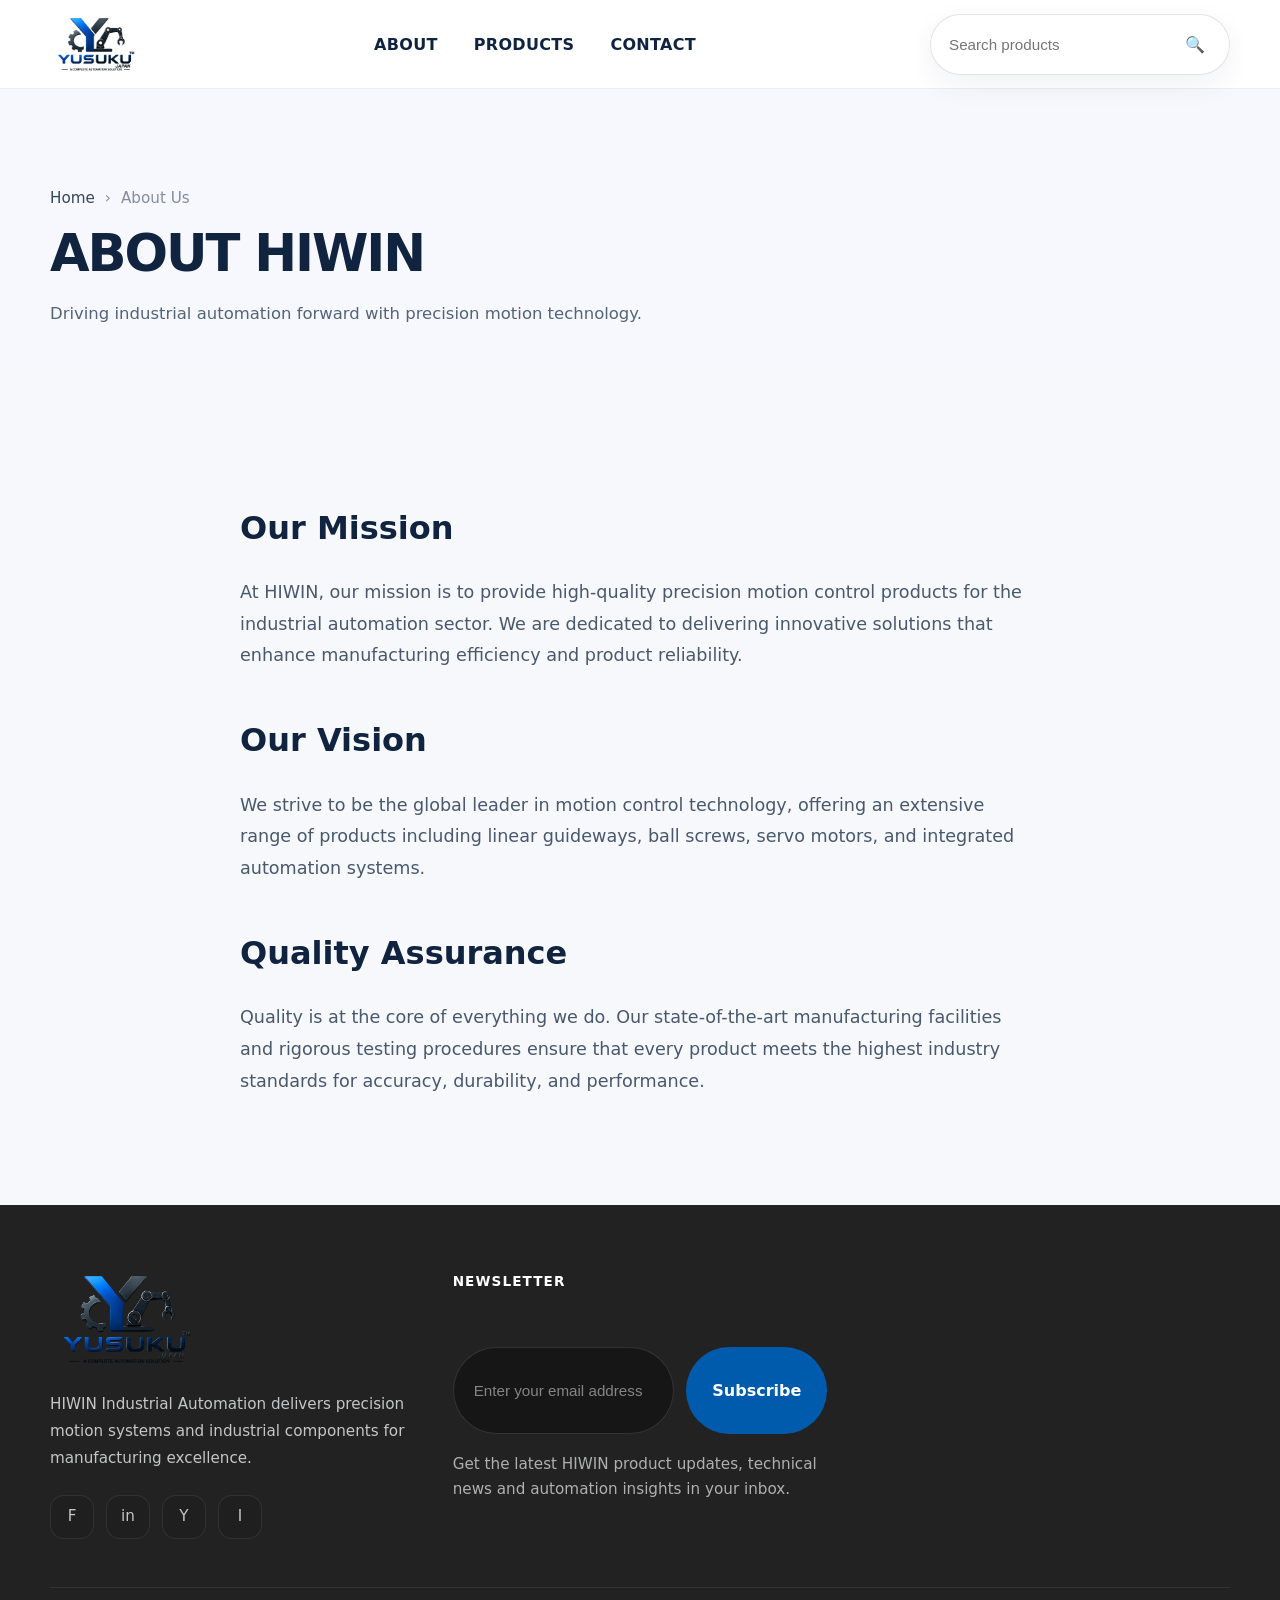
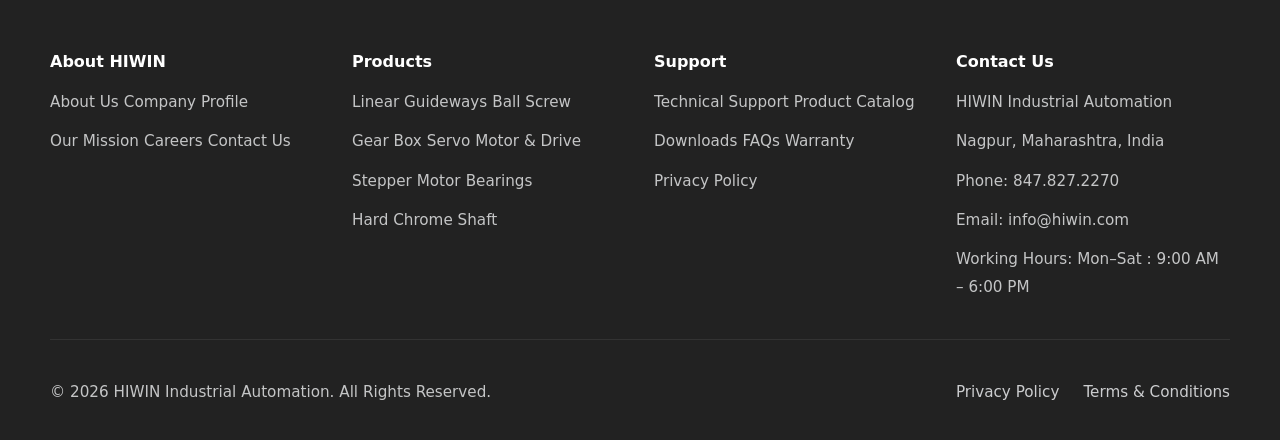
<file: about.html>
<!DOCTYPE html>
<html lang="en">
<head>
    <meta charset="UTF-8">
    <meta http-equiv="X-UA-Compatible" content="IE=edge">
    <meta name="viewport" content="width=device-width, initial-scale=1.0">
    <title>HIWIN | About Us</title>
    <link rel="stylesheet" href="assets/css/style.css">
    <link rel="stylesheet" href="assets/css/responsive.css">
    <link rel="stylesheet" href="assets/css/animation.css">
    <style>
        .about-content { max-width: 800px; margin: 0 auto; color: rgba(16, 35, 63, 0.75); line-height: 1.8; font-size: 1.1rem; }
        .about-content h2 { color: #10233f; font-size: 2rem; margin: 40px 0 20px; }
    </style>
</head>
<body>
    <button class="back-to-top" type="button" aria-label="Back to top">↑</button>

    <header class="site-header">
        <div class="container header-inner">
            <a href="index.html" class="brand logo-link">
                <img src="assets/images/logo/logo.png" alt="HIWIN Logo">
            </a>

            <nav class="main-nav" aria-label="Main navigation">
                <a href="index.html#technologies" aria-current="page">ABOUT</a>
                <a href="products.html">PRODUCTS</a>
                <a href="contact.html">CONTACT</a>
            </nav>

            <div class="search-panel">
                <input type="search" placeholder="Search products" aria-label="Search products">
                <button type="button" class="search-button" aria-label="Search">
                    <span class="search-icon">🔍</span>
                </button>
            </div>
        </div>
    </header>

    <main>
        <section class="section category-hero">
            <div class="container">
                <nav class="breadcrumb" aria-label="Breadcrumb">
                    <a href="index.html">Home</a>
                    <span>›</span>
                    <span aria-current="page">About Us</span>
                </nav>

                <div class="category-header">
                    <h1>ABOUT HIWIN</h1>
                    <p>Driving industrial automation forward with precision motion technology.</p>
                </div>
            </div>
        </section>

        <section class="section">
            <div class="container about-content">
                <h2>Our Mission</h2>
                <p>At HIWIN, our mission is to provide high-quality precision motion control products for the industrial automation sector. We are dedicated to delivering innovative solutions that enhance manufacturing efficiency and product reliability.</p>
                
                <h2>Our Vision</h2>
                <p>We strive to be the global leader in motion control technology, offering an extensive range of products including linear guideways, ball screws, servo motors, and integrated automation systems.</p>

                <h2>Quality Assurance</h2>
                <p>Quality is at the core of everything we do. Our state-of-the-art manufacturing facilities and rigorous testing procedures ensure that every product meets the highest industry standards for accuracy, durability, and performance.</p>
            </div>
        </section>
    </main>

    

    <script src="assets/js/script.js"></script>

    <!-- FOOTER -->
    <footer id="footer" class="site-footer">
        <div class="container footer-top">
            <div class="footer-brand">
                <div class="footer-logo">
                    <img src="assets/images/logo/logo.png" alt="HIWIN Logo">
                </div>
                <p>HIWIN Industrial Automation delivers precision motion systems and industrial components for manufacturing excellence.</p>
                <div class="footer-social">
                    <a href="#" aria-label="Facebook">F</a>
                    <a href="#" aria-label="LinkedIn">in</a>
                    <a href="#" aria-label="YouTube">Y</a>
                    <a href="#" aria-label="Instagram">I</a>
                </div>
            </div>
            
            <div class="footer-newsletter">
                <p class="newsletter-label">Newsletter</p>
                <form id="newsletter-form">
                    <input id="newsletter-email" type="email" placeholder="Enter your email address" aria-label="Email address">
                    <button type="submit">Subscribe</button>
                </form>
                <p class="newsletter-note">Get the latest HIWIN product updates, technical news and automation insights in your inbox.</p>
            </div>
        </div>
        <div class="container footer-grid">
            <div class="footer-column">
                <h3>About HIWIN</h3>
                <a href="about.html">About Us</a>
                <a href="#">Company Profile</a>
                <a href="#">Our Mission</a>
                <a href="#">Careers</a>
                <a href="contact.html">Contact Us</a>
            </div>
            <div class="footer-column">
                <h3>Products</h3>
                <a href="products.html">Linear Guideways</a>
                <a href="products.html">Ball Screw</a>
                <a href="products.html">Gear Box</a>
                <a href="products.html">Servo Motor &amp; Drive</a>
                <a href="products.html">Stepper Motor</a>
                <a href="products.html">Bearings</a>
                <a href="products.html">Hard Chrome Shaft</a>
            </div>
            <div class="footer-column">
                <h3>Support</h3>
                <a href="#">Technical Support</a>
                <a href="#">Product Catalog</a>
                <a href="#">Downloads</a>
                <a href="#">FAQs</a>
                <a href="#">Warranty</a>
                <a href="#">Privacy Policy</a>
            </div>
            <div class="footer-column">
                <h3>Contact Us</h3>
                <p>HIWIN Industrial Automation</p>
                <p>Nagpur, Maharashtra, India</p>
                <p>Phone: 847.827.2270</p>
                <p>Email: info@hiwin.com</p>
                <p>Working Hours: Mon&ndash;Sat : 9:00 AM &ndash; 6:00 PM</p>
            </div>
        </div>
        <div class="container footer-bottom">
            <p>&copy; 2026 HIWIN Industrial Automation. All Rights Reserved.</p>
            <div class="footer-bottom-links">
                <a href="#">Privacy Policy</a>
                <a href="#">Terms &amp; Conditions</a>
            </div>
        </div>
    </footer>
</body>
</html>
</file>
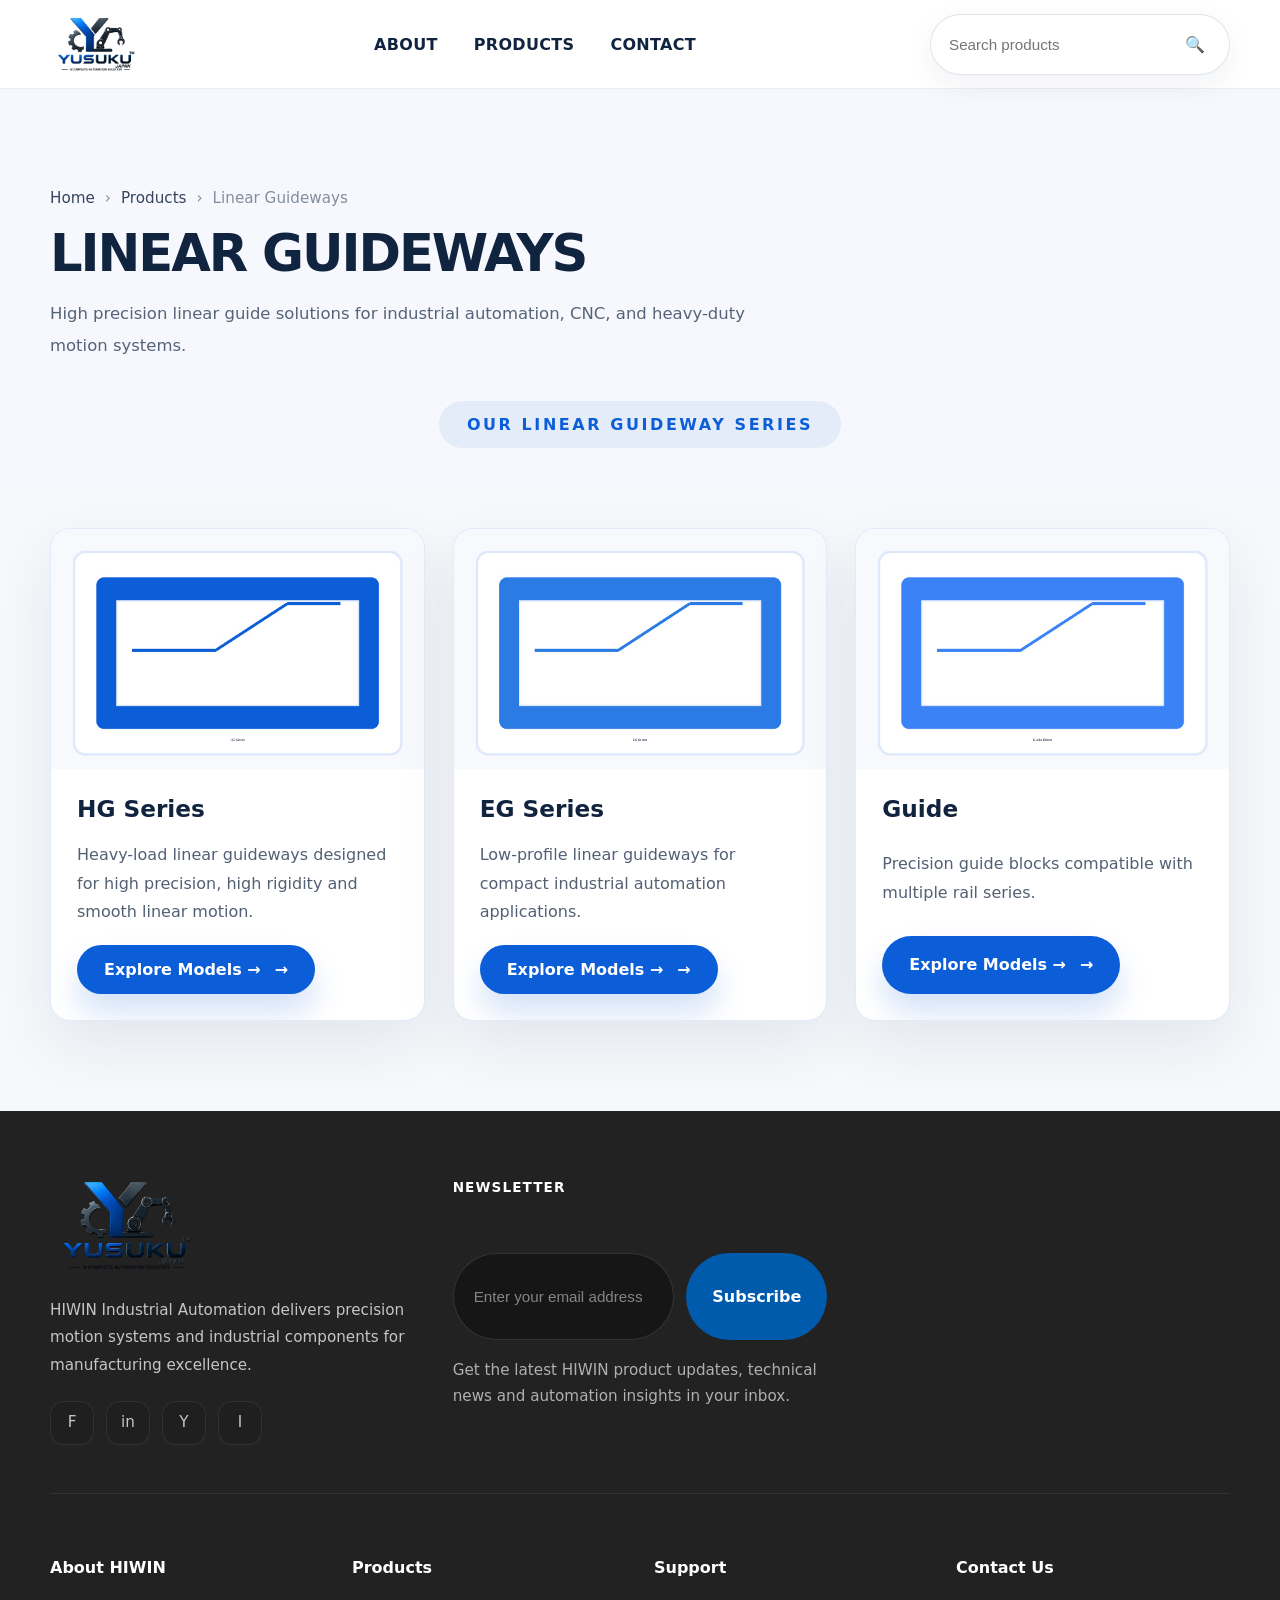
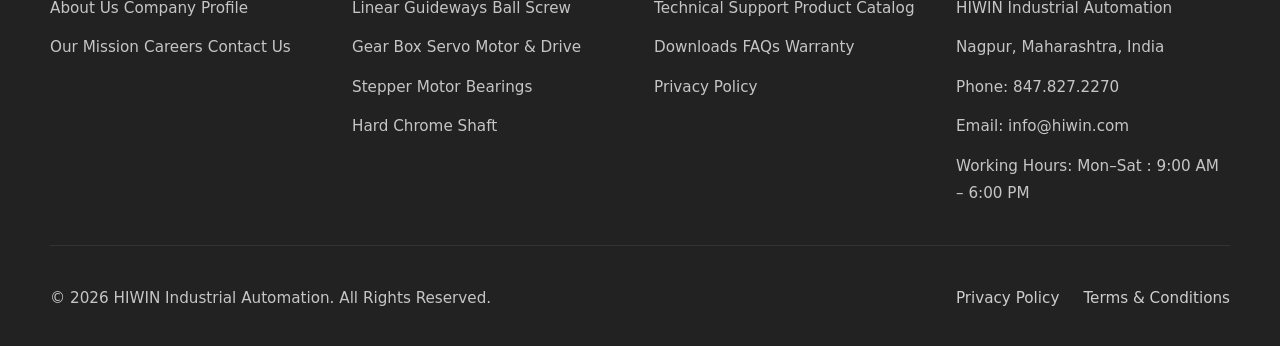
<file: category.html>
<!DOCTYPE html>
<html lang="en">
<head>
    <meta charset="UTF-8">
    <meta http-equiv="X-UA-Compatible" content="IE=edge">
    <meta name="viewport" content="width=device-width, initial-scale=1.0">
    <title>HIWIN | Linear Guideways</title>
    <meta name="description" content="Explore HIWIN's premium linear guideway solutions including HG Series, EG Series and Guide Blocks for precision motion control and industrial automation.">
    <link rel="stylesheet" href="assets/css/style.css">
    <link rel="stylesheet" href="assets/css/responsive.css">
    <link rel="stylesheet" href="assets/css/animation.css">
</head>
<body>
    <button class="back-to-top" type="button" aria-label="Back to top">↑</button>

    <header class="site-header">
        <div class="container header-inner">
            <a href="index.html" class="brand logo-link">
                <img src="assets/images/logo/logo.png" alt="HIWIN Logo">
            </a>

            <nav class="main-nav" aria-label="Main navigation">
                <a href="index.html#technologies">ABOUT</a>
                <a href="products.html">PRODUCTS</a>
                <a href="contact.html">CONTACT</a>
            </nav>

            <div class="search-panel">
                <input type="search" placeholder="Search products" aria-label="Search products">
                <button type="button" class="search-button" aria-label="Search">
                    <span class="search-icon">🔍</span>
                </button>
            </div>
        </div>
    </header>

    <main>
        <section class="section category-hero">
            <div class="container">
                <nav class="breadcrumb" aria-label="Breadcrumb">
                    <a href="index.html">Home</a>
                    <span>›</span>
                    <a href="products.html">Products</a>
                    <span>›</span>
                    <span id="breadcrumb-cat" aria-current="page">Linear Guideways</span>
                </nav>

                <div class="category-header">
                    <h1 id="category-title">LINEAR GUIDEWAYS</h1>
                    <p id="category-desc">Explore our premium linear guideway solutions for precision motion control and industrial automation.</p>
                </div>

                <div class="section-title-wrap">
                    <h2 class="section-title">OUR LINEAR GUIDEWAY SERIES</h2>
                </div>
            </div>
        </section>

        <section class="section category-products">
            <div class="container">
                <div class="category-grid" id="series-container">
                    <!-- Series will be loaded here dynamically by catalog.js -->
                </div>
            </div>
        </section>
    </main>

    

    <script src="assets/js/data.js"></script>
    <script src="assets/js/catalog.js"></script>
    <script src="assets/js/script.js"></script>

    <!-- FOOTER -->
    <footer id="footer" class="site-footer">
        <div class="container footer-top">
            <div class="footer-brand">
                <div class="footer-logo">
                    <img src="assets/images/logo/logo.png" alt="HIWIN Logo">
                </div>
                <p>HIWIN Industrial Automation delivers precision motion systems and industrial components for manufacturing excellence.</p>
                <div class="footer-social">
                    <a href="#" aria-label="Facebook">F</a>
                    <a href="#" aria-label="LinkedIn">in</a>
                    <a href="#" aria-label="YouTube">Y</a>
                    <a href="#" aria-label="Instagram">I</a>
                </div>
            </div>
            
            <div class="footer-newsletter">
                <p class="newsletter-label">Newsletter</p>
                <form id="newsletter-form">
                    <input id="newsletter-email" type="email" placeholder="Enter your email address" aria-label="Email address">
                    <button type="submit">Subscribe</button>
                </form>
                <p class="newsletter-note">Get the latest HIWIN product updates, technical news and automation insights in your inbox.</p>
            </div>
        </div>
        <div class="container footer-grid">
            <div class="footer-column">
                <h3>About HIWIN</h3>
                <a href="about.html">About Us</a>
                <a href="#">Company Profile</a>
                <a href="#">Our Mission</a>
                <a href="#">Careers</a>
                <a href="contact.html">Contact Us</a>
            </div>
            <div class="footer-column">
                <h3>Products</h3>
                <a href="products.html">Linear Guideways</a>
                <a href="products.html">Ball Screw</a>
                <a href="products.html">Gear Box</a>
                <a href="products.html">Servo Motor &amp; Drive</a>
                <a href="products.html">Stepper Motor</a>
                <a href="products.html">Bearings</a>
                <a href="products.html">Hard Chrome Shaft</a>
            </div>
            <div class="footer-column">
                <h3>Support</h3>
                <a href="#">Technical Support</a>
                <a href="#">Product Catalog</a>
                <a href="#">Downloads</a>
                <a href="#">FAQs</a>
                <a href="#">Warranty</a>
                <a href="#">Privacy Policy</a>
            </div>
            <div class="footer-column">
                <h3>Contact Us</h3>
                <p>HIWIN Industrial Automation</p>
                <p>Nagpur, Maharashtra, India</p>
                <p>Phone: 847.827.2270</p>
                <p>Email: info@hiwin.com</p>
                <p>Working Hours: Mon&ndash;Sat : 9:00 AM &ndash; 6:00 PM</p>
            </div>
        </div>
        <div class="container footer-bottom">
            <p>&copy; 2026 HIWIN Industrial Automation. All Rights Reserved.</p>
            <div class="footer-bottom-links">
                <a href="#">Privacy Policy</a>
                <a href="#">Terms &amp; Conditions</a>
            </div>
        </div>
    </footer>
</body>
</html>
</file>
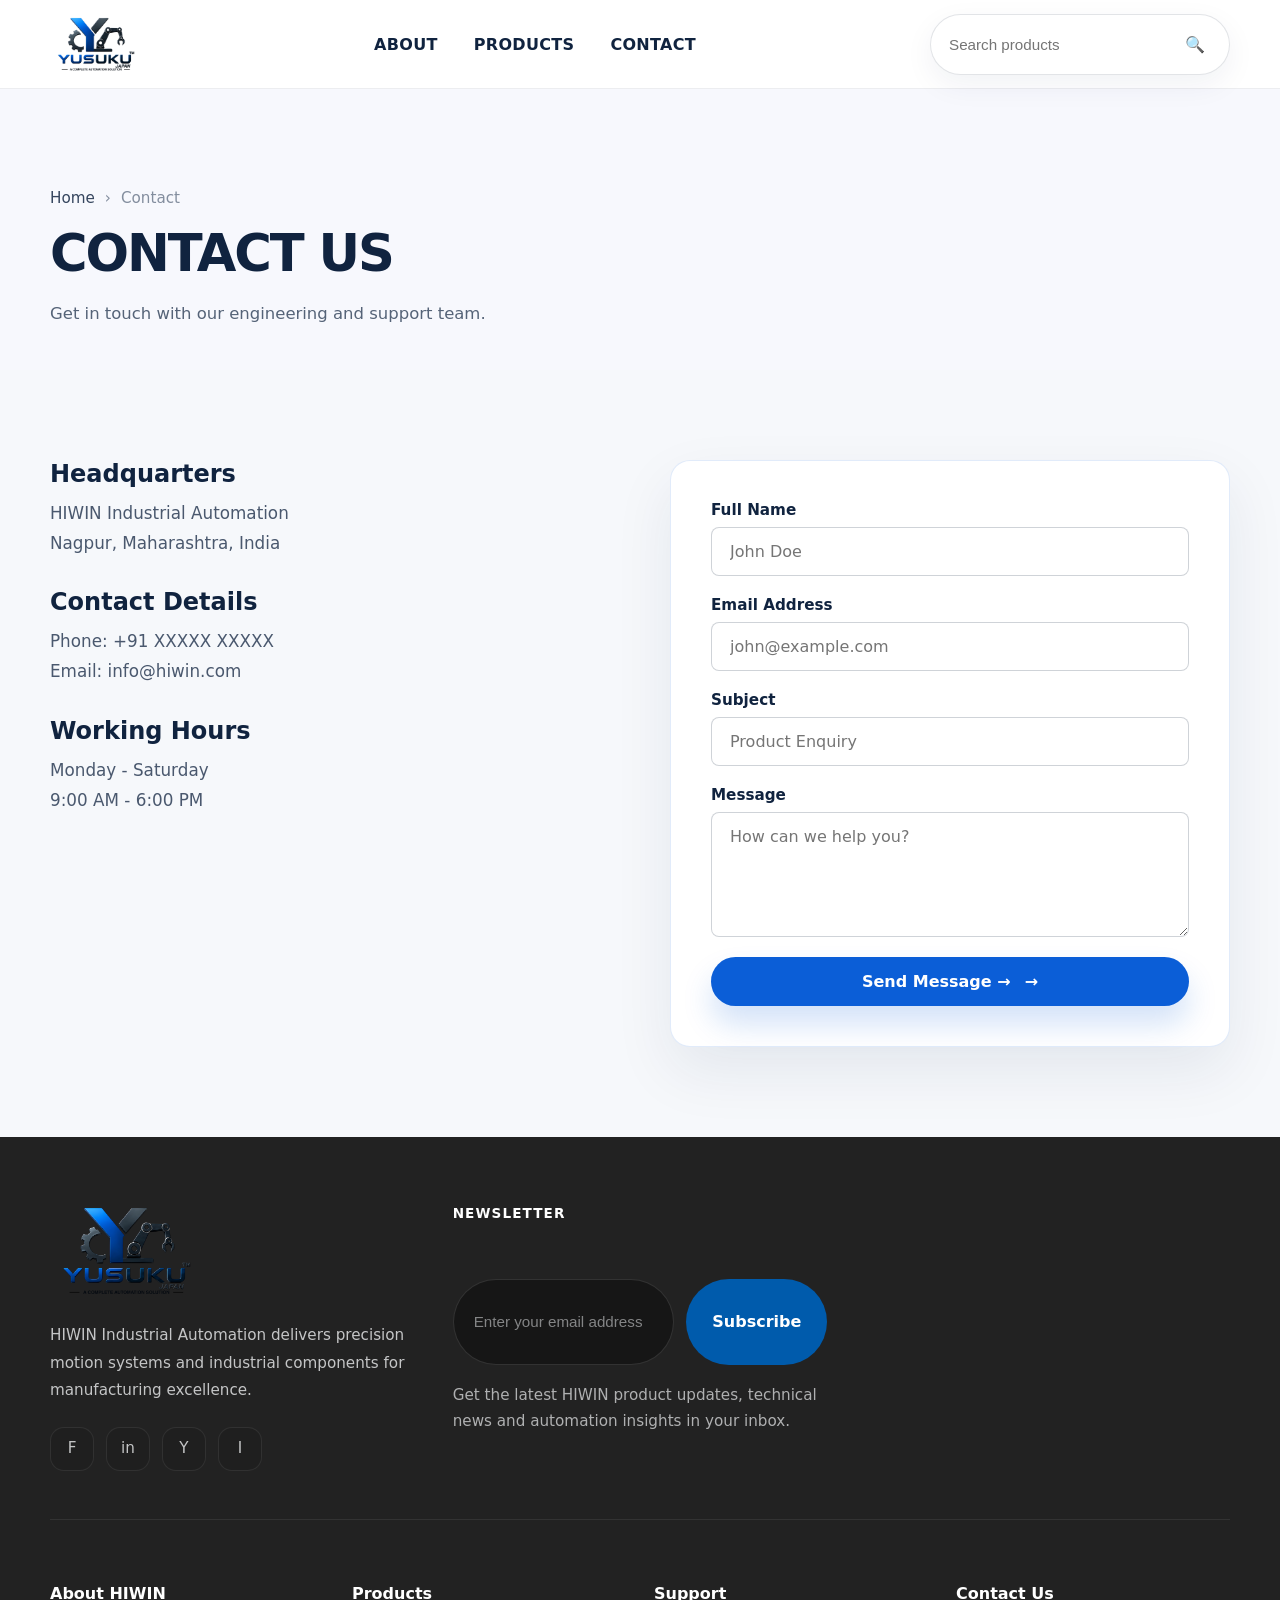
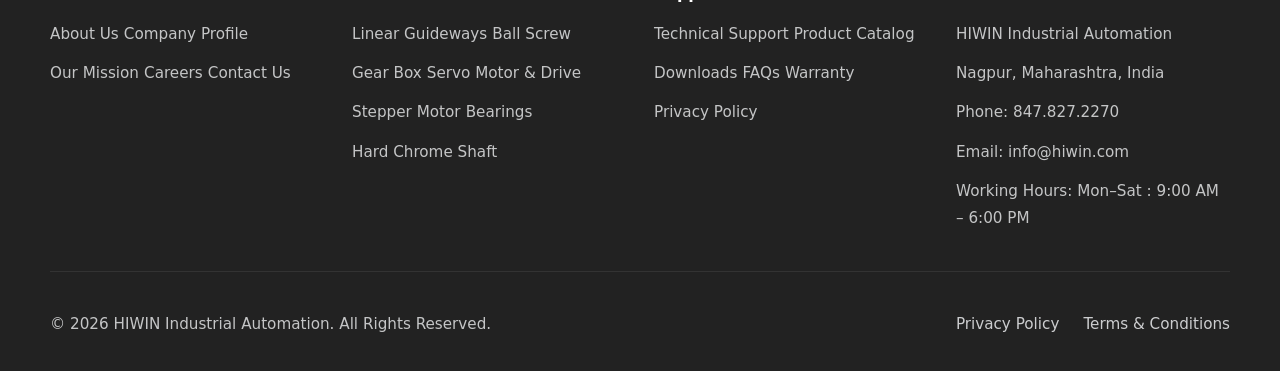
<file: contact.html>
<!DOCTYPE html>
<html lang="en">
<head>
    <meta charset="UTF-8">
    <meta http-equiv="X-UA-Compatible" content="IE=edge">
    <meta name="viewport" content="width=device-width, initial-scale=1.0">
    <title>HIWIN | Contact Us</title>
    <link rel="stylesheet" href="assets/css/style.css">
    <link rel="stylesheet" href="assets/css/responsive.css">
    <link rel="stylesheet" href="assets/css/animation.css">
    <style>
        .contact-grid { display: grid; grid-template-columns: 1fr 1fr; gap: 60px; }
        .contact-info { display: flex; flex-direction: column; gap: 30px; }
        .contact-info h3 { font-size: 1.5rem; color: #10233f; margin: 0 0 10px; }
        .contact-info p { color: rgba(16, 35, 63, 0.75); line-height: 1.8; margin: 0; font-size: 1.05rem; }
        .contact-form { display: grid; gap: 20px; background: #ffffff; padding: 40px; border-radius: 20px; box-shadow: 0 24px 60px rgba(15, 40, 80, 0.08); border: 1px solid rgba(11, 94, 215, 0.12); }
        .form-group { display: flex; flex-direction: column; gap: 8px; }
        .form-group label { font-weight: 600; color: #10233f; font-size: 0.95rem; }
        .form-group input, .form-group textarea { width: 100%; padding: 14px 18px; border-radius: 8px; border: 1px solid rgba(16, 35, 63, 0.2); font-family: inherit; font-size: 1rem; outline: none; transition: border-color 0.3s; }
        .form-group input:focus, .form-group textarea:focus { border-color: var(--accent); }
        @media (max-width: 820px) { .contact-grid { grid-template-columns: 1fr; } }
    </style>
</head>
<body>
    <button class="back-to-top" type="button" aria-label="Back to top">↑</button>

    <header class="site-header">
        <div class="container header-inner">
            <a href="index.html" class="brand logo-link">
                <img src="assets/images/logo/logo.png" alt="HIWIN Logo">
            </a>

            <nav class="main-nav" aria-label="Main navigation">
                <a href="index.html#technologies">ABOUT</a>
                <a href="products.html">PRODUCTS</a>
                <a href="contact.html" aria-current="page">CONTACT</a>
            </nav>

            <div class="search-panel">
                <input type="search" placeholder="Search products" aria-label="Search products">
                <button type="button" class="search-button" aria-label="Search">
                    <span class="search-icon">🔍</span>
                </button>
            </div>
        </div>
    </header>

    <main>
        <section class="section category-hero">
            <div class="container">
                <nav class="breadcrumb" aria-label="Breadcrumb">
                    <a href="index.html">Home</a>
                    <span>›</span>
                    <span aria-current="page">Contact</span>
                </nav>

                <div class="category-header">
                    <h1>CONTACT US</h1>
                    <p>Get in touch with our engineering and support team.</p>
                </div>
            </div>
        </section>

        <section class="section">
            <div class="container contact-grid">
                <div class="contact-info">
                    <div>
                        <h3>Headquarters</h3>
                        <p>HIWIN Industrial Automation<br>Nagpur, Maharashtra, India</p>
                    </div>
                    <div>
                        <h3>Contact Details</h3>
                        <p>Phone: +91 XXXXX XXXXX<br>Email: info@hiwin.com</p>
                    </div>
                    <div>
                        <h3>Working Hours</h3>
                        <p>Monday - Saturday<br>9:00 AM - 6:00 PM</p>
                    </div>
                </div>

                <form class="contact-form" onsubmit="event.preventDefault(); alert('Message Sent Successfully!');">
                    <div class="form-group">
                        <label for="name">Full Name</label>
                        <input type="text" id="name" required placeholder="John Doe">
                    </div>
                    <div class="form-group">
                        <label for="email">Email Address</label>
                        <input type="email" id="email" required placeholder="john@example.com">
                    </div>
                    <div class="form-group">
                        <label for="subject">Subject</label>
                        <input type="text" id="subject" required placeholder="Product Enquiry">
                    </div>
                    <div class="form-group">
                        <label for="message">Message</label>
                        <textarea id="message" rows="5" required placeholder="How can we help you?"></textarea>
                    </div>
                    <button type="submit" class="button button-primary">Send Message →</button>
                </form>
            </div>
        </section>
    </main>

    

    <script src="assets/js/script.js"></script>

    <!-- FOOTER -->
    <footer id="footer" class="site-footer">
        <div class="container footer-top">
            <div class="footer-brand">
                <div class="footer-logo">
                    <img src="assets/images/logo/logo.png" alt="HIWIN Logo">
                </div>
                <p>HIWIN Industrial Automation delivers precision motion systems and industrial components for manufacturing excellence.</p>
                <div class="footer-social">
                    <a href="#" aria-label="Facebook">F</a>
                    <a href="#" aria-label="LinkedIn">in</a>
                    <a href="#" aria-label="YouTube">Y</a>
                    <a href="#" aria-label="Instagram">I</a>
                </div>
            </div>
            
            <div class="footer-newsletter">
                <p class="newsletter-label">Newsletter</p>
                <form id="newsletter-form">
                    <input id="newsletter-email" type="email" placeholder="Enter your email address" aria-label="Email address">
                    <button type="submit">Subscribe</button>
                </form>
                <p class="newsletter-note">Get the latest HIWIN product updates, technical news and automation insights in your inbox.</p>
            </div>
        </div>
        <div class="container footer-grid">
            <div class="footer-column">
                <h3>About HIWIN</h3>
                <a href="about.html">About Us</a>
                <a href="#">Company Profile</a>
                <a href="#">Our Mission</a>
                <a href="#">Careers</a>
                <a href="contact.html">Contact Us</a>
            </div>
            <div class="footer-column">
                <h3>Products</h3>
                <a href="products.html">Linear Guideways</a>
                <a href="products.html">Ball Screw</a>
                <a href="products.html">Gear Box</a>
                <a href="products.html">Servo Motor &amp; Drive</a>
                <a href="products.html">Stepper Motor</a>
                <a href="products.html">Bearings</a>
                <a href="products.html">Hard Chrome Shaft</a>
            </div>
            <div class="footer-column">
                <h3>Support</h3>
                <a href="#">Technical Support</a>
                <a href="#">Product Catalog</a>
                <a href="#">Downloads</a>
                <a href="#">FAQs</a>
                <a href="#">Warranty</a>
                <a href="#">Privacy Policy</a>
            </div>
            <div class="footer-column">
                <h3>Contact Us</h3>
                <p>HIWIN Industrial Automation</p>
                <p>Nagpur, Maharashtra, India</p>
                <p>Phone: 847.827.2270</p>
                <p>Email: info@hiwin.com</p>
                <p>Working Hours: Mon&ndash;Sat : 9:00 AM &ndash; 6:00 PM</p>
            </div>
        </div>
        <div class="container footer-bottom">
            <p>&copy; 2026 HIWIN Industrial Automation. All Rights Reserved.</p>
            <div class="footer-bottom-links">
                <a href="#">Privacy Policy</a>
                <a href="#">Terms &amp; Conditions</a>
            </div>
        </div>
    </footer>
</body>
</html>
</file>
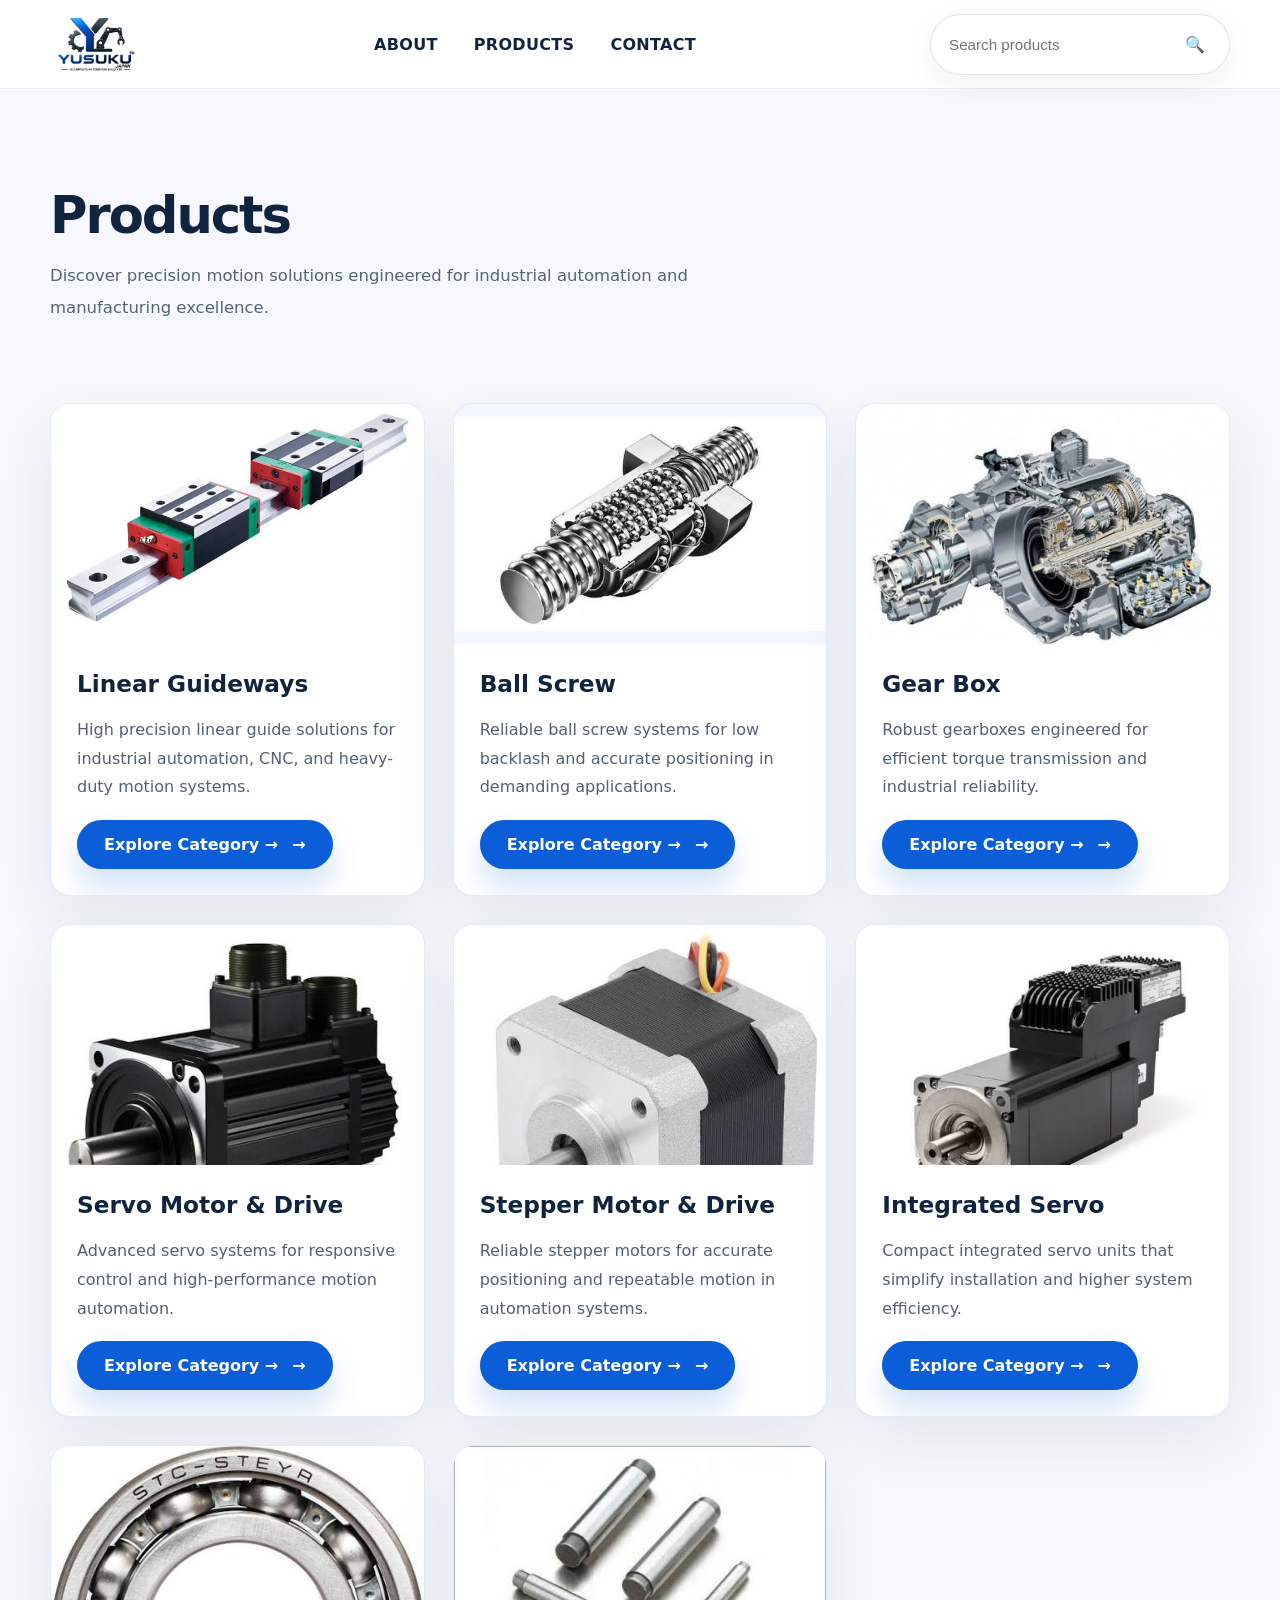
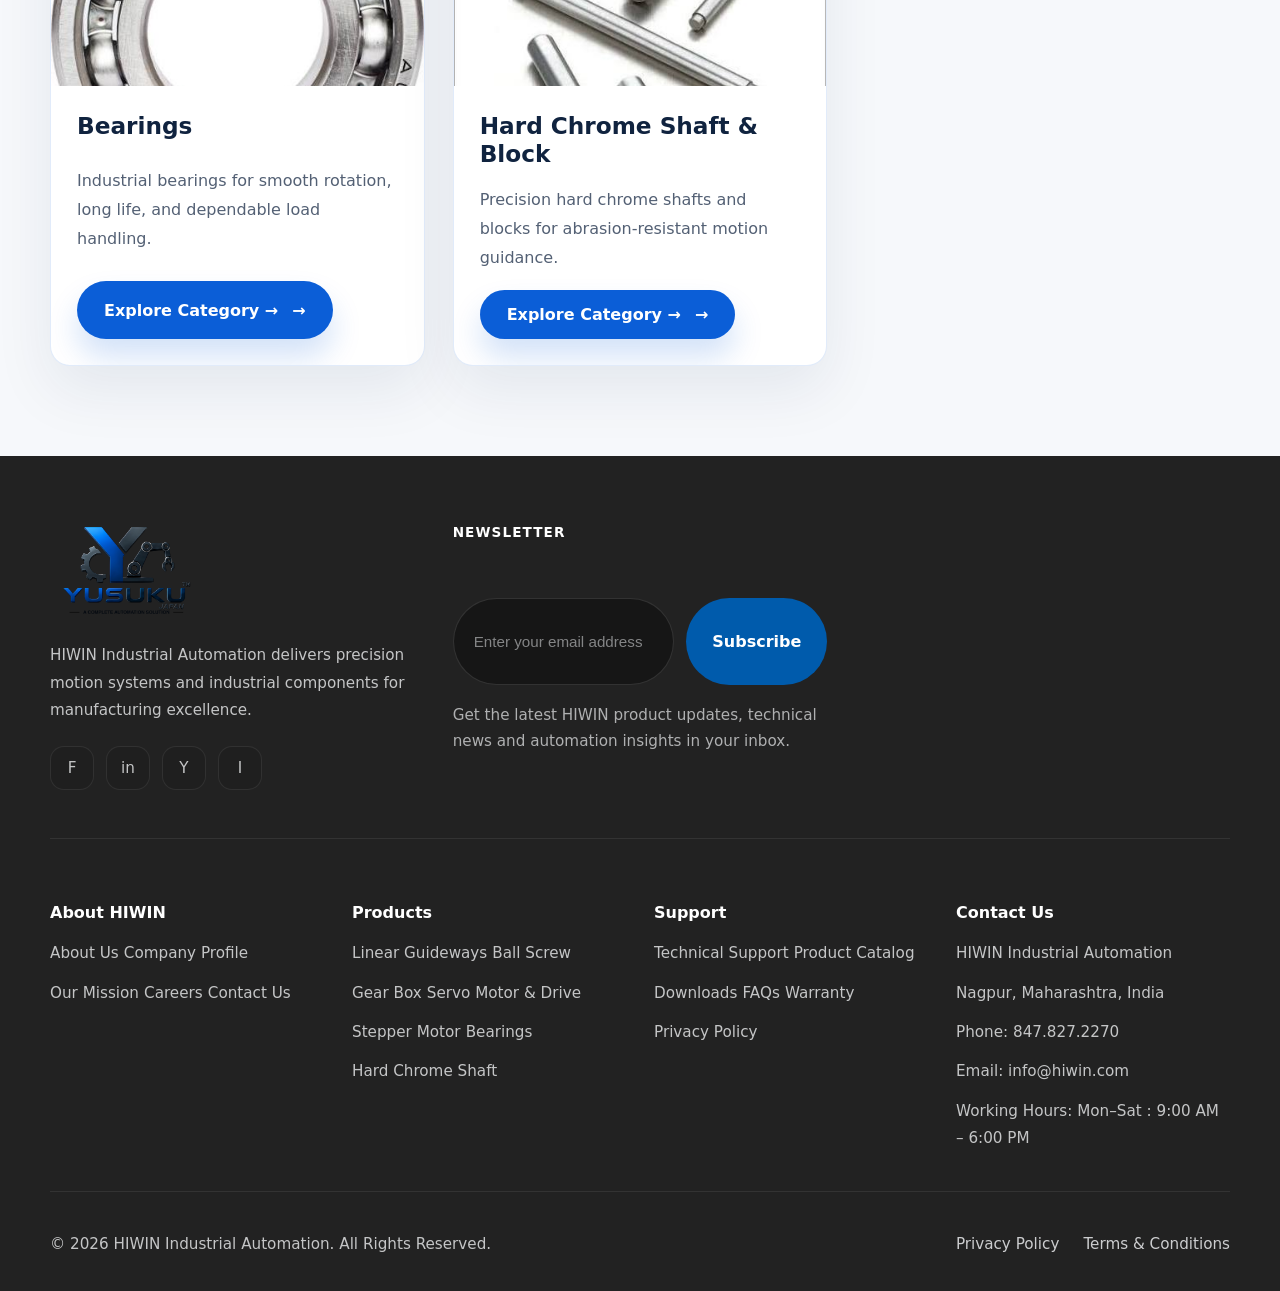
<file: products.html>
<!DOCTYPE html>
<html lang="en">
<head>
    <meta charset="UTF-8">
    <meta http-equiv="X-UA-Compatible" content="IE=edge">
    <meta name="viewport" content="width=device-width, initial-scale=1.0">
    <title>HIWIN | Products</title>
    <link rel="stylesheet" href="assets/css/style.css">
    <link rel="stylesheet" href="assets/css/responsive.css">
    <link rel="stylesheet" href="assets/css/animation.css">
</head>
<body>
    <button class="back-to-top" type="button" aria-label="Back to top">↑</button>

    <header class="site-header">
        <div class="container header-inner">
            <a href="index.html" class="brand logo-link">
                <img src="assets/images/logo/logo.png" alt="HIWIN Logo">
            </a>

            <nav class="main-nav" aria-label="Main navigation">
                <a href="index.html#technologies">ABOUT</a>
                <a href="products.html">PRODUCTS</a>
                <a href="contact.html">CONTACT</a>
            </nav>

            <div class="search-panel">
                <input type="search" placeholder="Search products" aria-label="Search products">
                <button type="button" class="search-button" aria-label="Search">
                    <span class="search-icon">🔍</span>
                </button>
            </div>
        </div>
    </header>

    <main>
        <section class="section category-hero">
            <div class="container">
                <div class="category-header">
                    <h1>Products</h1>
                    <p>Discover precision motion solutions engineered for industrial automation and manufacturing excellence.</p>
                </div>
            </div>
        </section>

        <section class="section category-products">
            <div class="container">
                <div class="category-grid" id="categories-container">
                    <!-- Categories will be loaded here dynamically by catalog.js -->
                </div>
            </div>
        </section>
    </main>

    

    <script src="assets/js/data.js"></script>
    <script src="assets/js/catalog.js"></script>
    <script src="assets/js/script.js"></script>

    <!-- FOOTER -->
    <footer id="footer" class="site-footer">
        <div class="container footer-top">
            <div class="footer-brand">
                <div class="footer-logo">
                    <img src="assets/images/logo/logo.png" alt="HIWIN Logo">
                </div>
                <p>HIWIN Industrial Automation delivers precision motion systems and industrial components for manufacturing excellence.</p>
                <div class="footer-social">
                    <a href="#" aria-label="Facebook">F</a>
                    <a href="#" aria-label="LinkedIn">in</a>
                    <a href="#" aria-label="YouTube">Y</a>
                    <a href="#" aria-label="Instagram">I</a>
                </div>
            </div>
            
            <div class="footer-newsletter">
                <p class="newsletter-label">Newsletter</p>
                <form id="newsletter-form">
                    <input id="newsletter-email" type="email" placeholder="Enter your email address" aria-label="Email address">
                    <button type="submit">Subscribe</button>
                </form>
                <p class="newsletter-note">Get the latest HIWIN product updates, technical news and automation insights in your inbox.</p>
            </div>
        </div>
        <div class="container footer-grid">
            <div class="footer-column">
                <h3>About HIWIN</h3>
                <a href="about.html">About Us</a>
                <a href="#">Company Profile</a>
                <a href="#">Our Mission</a>
                <a href="#">Careers</a>
                <a href="contact.html">Contact Us</a>
            </div>
            <div class="footer-column">
                <h3>Products</h3>
                <a href="products.html">Linear Guideways</a>
                <a href="products.html">Ball Screw</a>
                <a href="products.html">Gear Box</a>
                <a href="products.html">Servo Motor &amp; Drive</a>
                <a href="products.html">Stepper Motor</a>
                <a href="products.html">Bearings</a>
                <a href="products.html">Hard Chrome Shaft</a>
            </div>
            <div class="footer-column">
                <h3>Support</h3>
                <a href="#">Technical Support</a>
                <a href="#">Product Catalog</a>
                <a href="#">Downloads</a>
                <a href="#">FAQs</a>
                <a href="#">Warranty</a>
                <a href="#">Privacy Policy</a>
            </div>
            <div class="footer-column">
                <h3>Contact Us</h3>
                <p>HIWIN Industrial Automation</p>
                <p>Nagpur, Maharashtra, India</p>
                <p>Phone: 847.827.2270</p>
                <p>Email: info@hiwin.com</p>
                <p>Working Hours: Mon&ndash;Sat : 9:00 AM &ndash; 6:00 PM</p>
            </div>
        </div>
        <div class="container footer-bottom">
            <p>&copy; 2026 HIWIN Industrial Automation. All Rights Reserved.</p>
            <div class="footer-bottom-links">
                <a href="#">Privacy Policy</a>
                <a href="#">Terms &amp; Conditions</a>
            </div>
        </div>
    </footer>
</body>
</html>
</file>
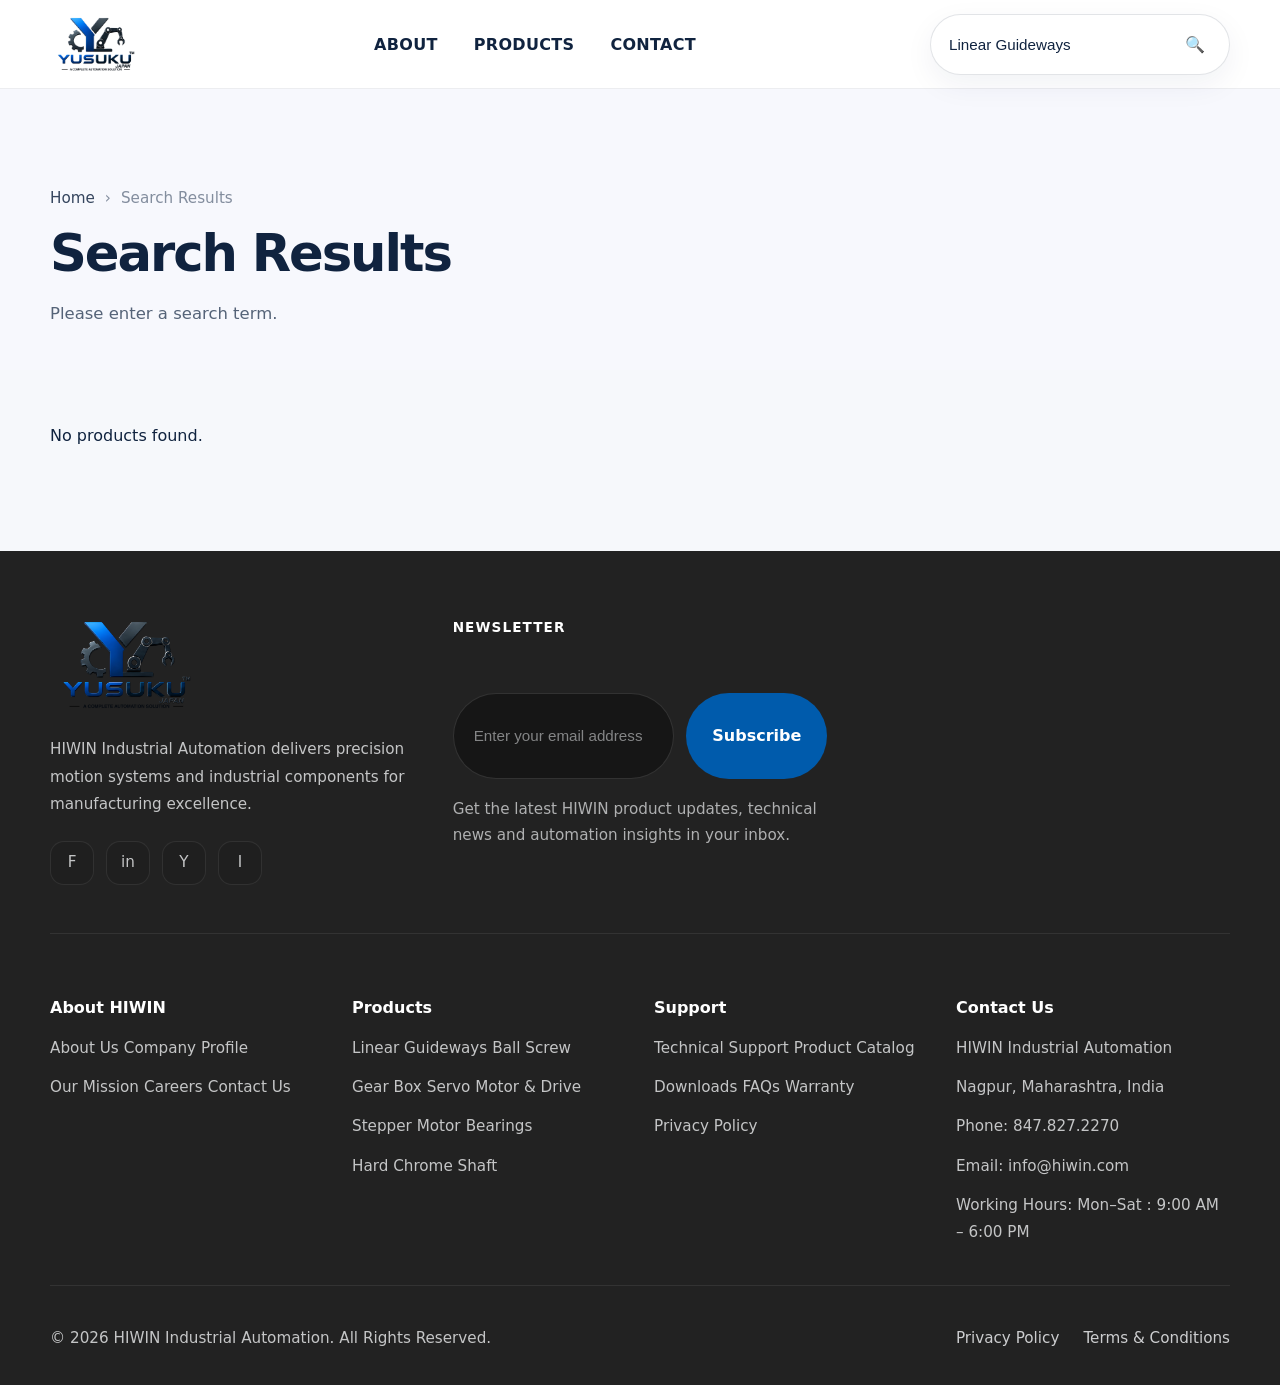
<file: search.html>
<!DOCTYPE html>
<html lang="en">
<head>
    <meta charset="UTF-8">
    <meta http-equiv="X-UA-Compatible" content="IE=edge">
    <meta name="viewport" content="width=device-width, initial-scale=1.0">
    <title>HIWIN | Search</title>
    <link rel="stylesheet" href="assets/css/style.css">
    <link rel="stylesheet" href="assets/css/responsive.css">
    <link rel="stylesheet" href="assets/css/animation.css">
</head>
<body>
    <button class="back-to-top" type="button" aria-label="Back to top">↑</button>

    <header class="site-header">
        <div class="container header-inner">
            <a href="index.html" class="brand logo-link">
                <img src="assets/images/logo/logo.png" alt="HIWIN Logo">
            </a>

            <nav class="main-nav" aria-label="Main navigation">
                <a href="index.html#technologies">ABOUT</a>
                <a href="products.html">PRODUCTS</a>
                <a href="contact.html">CONTACT</a>
            </nav>

            <div class="search-panel">
                <input type="search" placeholder="Search products" aria-label="Search products" value="Linear Guideways">
                <button type="button" class="search-button" aria-label="Search">
                    <span class="search-icon">🔍</span>
                </button>
            </div>
        </div>
    </header>

    <main>
        <section class="section category-hero">
            <div class="container">
                <nav class="breadcrumb" aria-label="Breadcrumb">
                    <a href="index.html">Home</a>
                    <span>›</span>
                    <span aria-current="page">Search Results</span>
                </nav>

                <div class="category-header">
                    <h1>Search Results</h1>
                    <p id="search-query-display">Showing results for your search query.</p>
                </div>
            </div>
        </section>

        <section class="section category-products">
            <div class="container">
                <div class="category-grid" id="search-results-container">
                    <!-- Search results will be injected here dynamically -->
                </div>
            </div>
        </section>
    </main>

    

    <script src="assets/js/data.js"></script>
    <script src="assets/js/search.js"></script>
    <script src="assets/js/script.js"></script>

    <!-- FOOTER -->
    <footer id="footer" class="site-footer">
        <div class="container footer-top">
            <div class="footer-brand">
                <div class="footer-logo">
                    <img src="assets/images/logo/logo.png" alt="HIWIN Logo">
                </div>
                <p>HIWIN Industrial Automation delivers precision motion systems and industrial components for manufacturing excellence.</p>
                <div class="footer-social">
                    <a href="#" aria-label="Facebook">F</a>
                    <a href="#" aria-label="LinkedIn">in</a>
                    <a href="#" aria-label="YouTube">Y</a>
                    <a href="#" aria-label="Instagram">I</a>
                </div>
            </div>
            
            <div class="footer-newsletter">
                <p class="newsletter-label">Newsletter</p>
                <form id="newsletter-form">
                    <input id="newsletter-email" type="email" placeholder="Enter your email address" aria-label="Email address">
                    <button type="submit">Subscribe</button>
                </form>
                <p class="newsletter-note">Get the latest HIWIN product updates, technical news and automation insights in your inbox.</p>
            </div>
        </div>
        <div class="container footer-grid">
            <div class="footer-column">
                <h3>About HIWIN</h3>
                <a href="about.html">About Us</a>
                <a href="#">Company Profile</a>
                <a href="#">Our Mission</a>
                <a href="#">Careers</a>
                <a href="contact.html">Contact Us</a>
            </div>
            <div class="footer-column">
                <h3>Products</h3>
                <a href="products.html">Linear Guideways</a>
                <a href="products.html">Ball Screw</a>
                <a href="products.html">Gear Box</a>
                <a href="products.html">Servo Motor &amp; Drive</a>
                <a href="products.html">Stepper Motor</a>
                <a href="products.html">Bearings</a>
                <a href="products.html">Hard Chrome Shaft</a>
            </div>
            <div class="footer-column">
                <h3>Support</h3>
                <a href="#">Technical Support</a>
                <a href="#">Product Catalog</a>
                <a href="#">Downloads</a>
                <a href="#">FAQs</a>
                <a href="#">Warranty</a>
                <a href="#">Privacy Policy</a>
            </div>
            <div class="footer-column">
                <h3>Contact Us</h3>
                <p>HIWIN Industrial Automation</p>
                <p>Nagpur, Maharashtra, India</p>
                <p>Phone: 847.827.2270</p>
                <p>Email: info@hiwin.com</p>
                <p>Working Hours: Mon&ndash;Sat : 9:00 AM &ndash; 6:00 PM</p>
            </div>
        </div>
        <div class="container footer-bottom">
            <p>&copy; 2026 HIWIN Industrial Automation. All Rights Reserved.</p>
            <div class="footer-bottom-links">
                <a href="#">Privacy Policy</a>
                <a href="#">Terms &amp; Conditions</a>
            </div>
        </div>
    </footer>
</body>
</html>
</file>
<file: assets/css/style.css>
/*
 * HIWIN homepage styles
 * Clean, modern industrial design for the homepage layout.
 */

:root {
    color-scheme: light;
    --bg: #f6f8fb;
    --surface: #ffffff;
    --surface-strong: #f3f7ff;
    --text: #10233f;
    --text-muted: #55647d;
    --accent: #0b5ed7;
    --accent-soft: rgba(11, 94, 215, 0.12);
    --border: rgba(16, 35, 63, 0.12);
    --radius: 22px;
    --shadow: 0 24px 60px rgba(15, 40, 80, 0.09);
    font-family: Inter, system-ui, -apple-system, BlinkMacSystemFont, "Segoe UI", sans-serif;
}

* {
    box-sizing: border-box;
}

html {
    scroll-behavior: smooth;
}

body {
    margin: 0;
    min-height: 100vh;
    background: var(--bg);
    color: var(--text);
}

img {
    max-width: 100%;
    display: block;
}

a {
    color: inherit;
    text-decoration: none;
}

button {
    font: inherit;
}

.container {
    width: min(1180px, calc(100% - 40px));
    margin: 0 auto;
}

.site-header {
    position: sticky;
    top: 0;
    z-index: 20;
    background: rgba(255, 255, 255, 0.96);
    border-bottom: 1px solid rgba(16, 35, 63, 0.08);
    backdrop-filter: blur(18px);
    transition: box-shadow 0.28s ease, background 0.28s ease, border-color 0.28s ease;
}

.site-header.scrolled {
    box-shadow: 0 24px 50px rgba(15, 40, 80, 0.12);
    border-color: rgba(16, 35, 63, 0.1);
}

.header-inner {
    display: flex;
    align-items: center;
    justify-content: space-between;
    gap: 30px;
    min-height: 88px;
}

.brand {
    display: inline-flex;
    align-items: center;
    gap: 18px;
    color: var(--text);
}

.logo-link img {
    display: block;
    width: auto;
    height: 60px;
    object-fit: contain;
}

.main-nav {
    display: flex;
    align-items: center;
    gap: 36px;
}

.main-nav a {
    position: relative;
    color: var(--text);
    font-weight: 600;
    letter-spacing: 0.02em;
    transition: color 0.25s ease, transform 0.25s ease;
}

.main-nav a::after {
    content: "";
    position: absolute;
    left: 0;
    bottom: -6px;
    width: 0;
    height: 2px;
    background: var(--accent);
    transition: width 0.28s ease;
}

.main-nav a:hover,
.main-nav a:focus-visible {
    color: var(--accent);
}

.main-nav a:hover::after,
.main-nav a:focus-visible::after {
    width: 100%;
}

.search-panel {
    display: flex;
    align-items: center;
    gap: 10px;
    padding: 12px 16px;
    border: 1px solid rgba(16, 35, 63, 0.12);
    border-radius: 999px;
    background: #fff;
    box-shadow: 0 10px 30px rgba(15, 40, 80, 0.06);
    transition: border-color 0.25s ease, box-shadow 0.25s ease;
}

.search-panel:focus-within {
    border-color: rgba(0, 92, 188, 0.35);
    box-shadow: 0 18px 40px rgba(0, 92, 188, 0.12);
}

.search-panel input {
    border: none;
    outline: none;
    width: 220px;
    color: var(--text);
    background: transparent;
    font-size: 0.95rem;
}

.search-button {
    border: none;
    background: transparent;
    color: var(--accent);
    font-size: 1.05rem;
    cursor: pointer;
    padding: 8px;
}

.search-button {
    border: none;
    background: transparent;
    color: var(--accent);
    font-size: 1rem;
    cursor: pointer;
}

.hero-section {
    position: relative;
    overflow: hidden;
    min-height: 100vh;
    height: 100vh;
    display: grid;
    align-items: center;
}

.hero-slider {
    position: relative;
    min-height: 100%;
    height: 100%;
}

.slider-loader {
    position: absolute;
    inset: 0;
    z-index: 15;
    display: grid;
    place-items: center;
    background: rgba(4, 10, 24, 0.55);
    opacity: 1;
    visibility: visible;
    transition: opacity 0.35s ease, visibility 0.35s ease;
}

.hero-slider:not(.loading) .slider-loader {
    opacity: 0;
    visibility: hidden;
}

.spinner {
    width: 54px;
    height: 54px;
    border: 5px solid rgba(255, 255, 255, 0.14);
    border-top-color: #005bac;
    border-radius: 50%;
    animation: spin 1s linear infinite;
}

@keyframes spin {
    to { transform: rotate(360deg); }
}

.slide {
    position: absolute;
    inset: 0;
    opacity: 0;
    transform: scale(1.04);
    transition: opacity 1s ease, transform 1s ease;
    background-size: cover;
    background-position: center;
    background-repeat: no-repeat;
    animation: hero-bg-zoom 18s ease-in-out infinite alternate;
}

.slide.active {
    opacity: 1;
    transform: scale(1.02);
    z-index: 1;
}

@keyframes hero-bg-zoom {
    0% { transform: scale(1.00); }
    100% { transform: scale(1.05); }
}

.slide::before {
    content: "";
    position: absolute;
    inset: 0;
    background: linear-gradient(rgba(0, 0, 0, 0.45), rgba(0, 0, 0, 0.45));
}

.slide::after {
    content: "";
    position: absolute;
    inset: 0;
    background: radial-gradient(circle at top left, rgba(0, 91, 172, 0.16), transparent 24%), radial-gradient(circle at bottom right, rgba(255, 255, 255, 0.08), transparent 32%);
}

/* .slide-1 { background-image: url('https://images.unsplash.com/photo-1551807141-9f1391d7fd99?auto=format&fit=crop&w=1600&q=80'); }
.slide-2 { background-image: url('https://images.unsplash.com/photo-1545239351-1141bd82e8a6?auto=format&fit=crop&w=1600&q=80'); }
.slide-3 { background-image: url('https://images.unsplash.com/photo-1519389950473-47ba0277781c?auto=format&fit=crop&w=1600&q=80'); } */
.slide-1 {
    background-image: url('../images/hero/hero1.jpg');
}

.slide-2 {
    background-image: url('../images/hero/hero2.jpg');
}

.slide-3 {
    background-image: url('../images/hero/hero.jpg');
}
.slide-content {
    position: relative;
    z-index: 2;
    max-width: 620px;
    width: min(620px, 88%);
    margin-left: clamp(8vw, 9%, 10vw);
    padding: 56px 32px;
    color: #ffffff;
}

.slide-content > * {
    opacity: 0;
    transform: translateY(18px);
    transition: opacity 0.75s ease, transform 0.75s ease;
}

.slide-content > * + * {
    margin-top: 24px;
}

.slide.active .slide-content > * {
    opacity: 1;
    transform: translateY(0);
}

.slide.active .slide-content > *:nth-child(1) {
    transition-delay: 0.22s;
}

.slide.active .slide-content > *:nth-child(2) {
    transition-delay: 0.28s;
}

.slide.active .slide-content > *:nth-child(3) {
    transition-delay: 0.34s;
}

.slide.active .slide-content > *:nth-child(4) {
    transition-delay: 0.40s;
}

.eyebrow {
    display: inline-flex;
    margin-bottom: 18px;
    color: #8bbcf6;
    letter-spacing: 0.35em;
    text-transform: uppercase;
    font-size: 0.9rem;
    font-weight: 700;
}

.hero-section h1 {
    margin: 0;
    font-size: clamp(3.8rem, 5vw, 4rem);
    line-height: 1.01;
    letter-spacing: -0.04em;
    font-weight: 800;
    max-width: 11ch;
}

.hero-section p {
    max-width: 560px;
    margin: 24px 0 0;
    font-size: 1.05rem;
    color: rgba(255, 255, 255, 0.92);
    line-height: 1.9;
}

.button {
    display: inline-flex;
    align-items: center;
    justify-content: center;
    padding: 18px 34px;
    border-radius: 999px;
    font-weight: 700;
    border: none;
    transition: transform 0.28s ease, box-shadow 0.28s ease, background 0.28s ease;
}

.button-primary {
    background: linear-gradient(135deg, #0f6fd8 0%, #0b70d9 48%, #0d91f2 100%);
    color: #ffffff;
    box-shadow: 0 22px 60px rgba(11, 94, 215, 0.32);
}

.button-primary::after {
    content: '→';
    margin-left: 14px;
    transition: transform 0.28s ease;
}

.button-primary:hover,
.button-primary:focus-visible {
    transform: translateY(-2px) scale(1.03);
    box-shadow: 0 28px 70px rgba(11, 94, 215, 0.38);
}

.button-primary:hover::after,
.button-primary:focus-visible::after {
    transform: translateX(6px);
}

.slider-control {
    position: absolute;
    top: 50%;
    z-index: 5;
    width: 54px;
    height: 54px;
    border: none;
    border-radius: 50%;
    background: rgba(255, 255, 255, 0.12);
    color: #ffffff;
    font-size: 1.75rem;
    cursor: pointer;
    transform: translateY(-50%);
    box-shadow: 0 20px 50px rgba(0, 0, 0, 0.18);
    backdrop-filter: blur(12px);
    transition: background 0.25s ease, transform 0.25s ease;
}

.slider-control:hover {
    background: rgba(255, 255, 255, 0.22);
    transform: translateY(-50%) scale(1.03);
}

.slider-control.prev { left: 28px; }
.slider-control.next { right: 28px; }

.slider-dots {
    position: absolute;
    left: 50%;
    bottom: 32px;
    transform: translateX(-50%);
    display: flex;
    gap: 12px;
    z-index: 5;
}

.slider-dots button {
    width: 14px;
    height: 14px;
    border-radius: 50%;
    border: none;
    background: rgba(255, 255, 255, 0.35);
    cursor: pointer;
    transition: background 0.25s ease, transform 0.25s ease;
}

.slider-dots button.active {
    background: #005bac;
    transform: scale(1.3);
}

@media (max-width: 1080px) {
    .hero-section { min-height: 100vh; }
    .slide-content { margin-left: 8vw; padding: 48px 30px; width: min(620px, 90%); }
    .hero-section h1 { font-size: 4rem; }
}

@media (max-width: 992px) {
    .hero-section h1 { font-size: 3rem; }
}

@media (max-width: 820px) {
    .hero-section { min-height: 80vh; }
    .slider-control.prev { left: 18px; }
    .slider-control.next { right: 18px; }
    .hero-section h1 { font-size: 2.75rem; }
    .slide-content { margin-left: 6vw; padding: 42px 26px; width: min(620px, 86vw); }
}

@media (max-width: 620px) {
    .hero-section { min-height: 72vh; }
    .hero-section h1 { font-size: 2.25rem; }
    .slide-content { margin-left: 5vw; padding: 34px 20px; width: calc(100% - 2rem); }
    .slider-control { width: 46px; height: 46px; }
    .slider-dots { bottom: 20px; }
}

.eyebrow {
    display: inline-flex;
    margin-bottom: 18px;
    color: var(--accent);
    letter-spacing: 0.25em;
    text-transform: uppercase;
    font-size: 0.85rem;
}

.hero-section h1 {
    margin: 0;
    font-size: clamp(2.8rem, 4vw, 4.6rem);
    line-height: 1.02;
    letter-spacing: -0.04em;
}

.hero-section p {
    max-width: 520px;
    margin: 24px 0 0;
    font-size: 1.05rem;
    color: rgba(255, 255, 255, 0.9);
    line-height: 1.85;
}

.button {
    display: inline-flex;
    align-items: center;
    justify-content: center;
    padding: 14px 26px;
    border-radius: 999px;
    font-weight: 600;
    border: 1px solid transparent;
    transition: transform 0.25s ease, box-shadow 0.25s ease, background 0.25s ease, color 0.25s ease;
}

.button:hover {
    transform: translateY(-2px);
}

.button-primary {
    background: var(--accent);
    color: #fff;
    box-shadow: 0 18px 30px rgba(11, 94, 215, 0.18);
}

.button-secondary {
    background: #ffffff;
    color: var(--text);
    border-color: rgba(16, 35, 63, 0.12);
}

.slider-control {
    position: absolute;
    top: 50%;
    z-index: 5;
    width: 58px;
    height: 58px;
    border: 1px solid rgba(255, 255, 255, 0.18);
    border-radius: 50%;
    background: rgba(255, 255, 255, 0.18);
    color: #ffffff;
    font-size: 1.8rem;
    cursor: pointer;
    transform: translateY(-50%);
    box-shadow: 0 20px 45px rgba(15, 40, 80, 0.18);
    backdrop-filter: blur(18px);
    transition: transform 0.28s ease, background 0.28s ease, box-shadow 0.28s ease, border-color 0.28s ease;
}

.slider-control:hover,
.slider-control:focus-visible {
    transform: translateY(-50%) scale(1.08);
    background: rgba(255, 255, 255, 0.3);
    box-shadow: 0 26px 54px rgba(15, 40, 80, 0.24);
    border-color: rgba(255, 255, 255, 0.35);
}

.slider-control.prev {
    left: 28px;
}

.slider-control.next {
    right: 28px;
}

.slider-dots {
    position: absolute;
    left: 50%;
    bottom: 32px;
    transform: translateX(-50%);
    display: flex;
    gap: 12px;
    z-index: 5;
}

.slider-dots button {
    width: 14px;
    height: 14px;
    border-radius: 50%;
    border: none;
    background: rgba(255, 255, 255, 0.6);
    cursor: pointer;
    transition: background 0.28s ease, transform 0.28s ease;
}

.slider-dots button.active {
    background: var(--accent);
    transform: scale(1.35);
}

.section {
    padding: 90px 0;
}

.section-header {
    max-width: 660px;
    margin-bottom: 48px;
}



@media (min-width: 768px) {
    .categories-grid {
        grid-template-columns: repeat(2, minmax(0, 1fr));
    }
}

@media (min-width: 992px) {
    .categories-grid {
        grid-template-columns: repeat(4, minmax(0, 1fr));
    }
    .product-grid {
        grid-template-columns: repeat(2, minmax(0, 1fr));
    }
}

@media (min-width: 1200px) {
    .categories-grid {
        grid-template-columns: repeat(4, minmax(0, 1fr));
    }
    .product-grid {
        grid-template-columns: repeat(4, minmax(0, 1fr));
    }
}

@media (min-width: 1400px) {
    .product-grid {
        grid-template-columns: repeat(5, minmax(0, 1fr));
    }
}

.section-header h2 {
    margin: 0;
    font-size: clamp(2.1rem, 2.5vw, 3rem);
    line-height: 1.05;
}

.technologies-section {
    background: #f7f8fd;
}

.technologies-section .section-header {
    text-align: center;
    margin-left: auto;
    margin-right: auto;
    max-width: 760px;
    padding-bottom: 10px;
}

.technologies-section .section-description {
    margin-top: 16px;
    color: rgba(16, 35, 63, 0.72);
    font-size: 1rem;
    line-height: 1.8;
    max-width: 680px;
    margin-left: auto;
    margin-right: auto;
}

.technologies-section .categories-grid {
    display: grid;
    grid-template-columns: repeat(4, minmax(280px, 1fr));
    gap: 30px;
    justify-content: center;
    margin-top: 32px;
}

.technologies-section .category-card {
    background: #ffffff;
    border: 1px solid rgba(11, 94, 215, 0.12);
    border-radius: 20px;
    box-shadow: 0 24px 45px rgba(11, 94, 215, 0.10);
    transition: transform 0.35s ease, box-shadow 0.35s ease;
    display: grid;
    grid-template-rows: auto 1fr;
    overflow: hidden;
    min-height: 100%;
}

.technologies-section .category-card:hover,
.technologies-section .category-card:focus-within {
    transform: translateY(-8px);
    box-shadow: 0 34px 60px rgba(11, 94, 215, 0.18);
}

.technologies-section .category-card::before {
    content: "";
    position: absolute;
    top: 0;
    left: 18px;
    right: 18px;
    height: 4px;
    background: linear-gradient(90deg, #0f6fd8 0%, #0b70d9 48%, #58adff 100%);
    transform: scaleX(0);
    transform-origin: left;
    transition: transform 0.35s ease;
}

.technologies-section .category-card:hover::before,
.technologies-section .category-card:focus-within::before {
    transform: scaleX(1);
}

.technologies-section .category-card__media {
    width: 100%;
    height: 220px;
    background: #f7faff;
    display: grid;
    place-items: center;
    overflow: hidden;
}

.technologies-section .category-card__media img {
    width: auto;
    height: 100%;
    object-fit: contain;
    transition: transform 0.5s ease;
}

.technologies-section .category-card:hover .category-card__media img,
.technologies-section .category-card:focus-within .category-card__media img {
    transform: scale(1.05);
}

.technologies-section .category-card__content {
    display: grid;
    gap: 14px;
    padding: 20px;
}

.technologies-section .category-card h3 {
    margin: 0;
    font-size: 1.25rem;
    line-height: 1.25;
    color: #10233f;
}

.technologies-section .category-card p {
    margin: 0;
    color: rgba(16, 35, 63, 0.72);
    line-height: 1.75;
    font-size: 0.98rem;
}

.technologies-section .category-card__button {
    width: fit-content;
    display: inline-flex;
    align-items: center;
    gap: 10px;
    padding: 12px 24px;
    border-radius: 999px;
    background: linear-gradient(135deg, #0f6fd8 0%, #0b70d9 48%, #0d91f2 100%);
    color: #ffffff;
    font-weight: 700;
    box-shadow: 0 14px 26px rgba(11, 94, 215, 0.16);
    transition: transform 0.25s ease, box-shadow 0.25s ease;
}

.technologies-section .category-card__button:hover,
.technologies-section .category-card__button:focus-visible {
    transform: translateY(-2px) scale(1.02);
    box-shadow: 0 24px 38px rgba(11, 94, 215, 0.28);
}

.technologies-section .category-card__button .button-arrow {
    display: inline-block;
    transition: transform 0.3s ease;
}

.technologies-section .category-card__button:hover .button-arrow,
.technologies-section .category-card__button:focus-visible .button-arrow {
    transform: translateX(6px);
}

.technologies-section .reveal-card {
    opacity: 0;
    transform: translateY(28px);
    transition: opacity 0.65s ease, transform 0.65s ease;
}

.technologies-section .reveal-card.is-visible {
    opacity: 1;
    transform: translateY(0);
}

@media (max-width: 960px) {
    .technologies-section .categories-grid {
        grid-template-columns: repeat(2, minmax(280px, 1fr));
    }
}

@media (max-width: 620px) {
    .technologies-section .categories-grid {
        grid-template-columns: 1fr;
    }
}

.latest-products-section {
    background: #f7f8fd;
}

.latest-products-section .section-header {
    text-align: center;
    margin-left: auto;
    margin-right: auto;
    max-width: 760px;
    padding-bottom: 10px;
}

.latest-products-section .section-description {
    margin-top: 16px;
    color: rgba(16, 35, 63, 0.72);
    font-size: 1rem;
    line-height: 1.8;
    max-width: 680px;
    margin-left: auto;
    margin-right: auto;
}

.latest-products-grid {
    display: grid;
    grid-template-columns: repeat(5, minmax(240px, 1fr));
    gap: 28px;
    justify-content: center;
    margin-top: 32px;
}

.latest-product-card {
    background: #ffffff;
    border: 1px solid rgba(11, 94, 215, 0.12);
    border-radius: 18px;
    box-shadow: 0 24px 45px rgba(11, 94, 215, 0.08);
    transition: transform 0.35s ease, box-shadow 0.35s ease;
    display: grid;
    grid-template-rows: auto 1fr;
    overflow: hidden;
}

.latest-product-card:hover,
.latest-product-card:focus-within {
    transform: translateY(-8px);
    box-shadow: 0 34px 60px rgba(11, 94, 215, 0.18);
}

.latest-products-section .product-media {
    width: 100%;
    height: 200px;
    background: #f7faff;
    display: grid;
    place-items: center;
    overflow: hidden;
}

.latest-products-section .product-media img {
    width: auto;
    height: 100%;
    object-fit: contain;
    transition: transform 0.5s ease;
}

.latest-product-card:hover .product-media img,
.latest-product-card:focus-within .product-media img {
    transform: scale(1.05);
}

.latest-product-card .product-copy {
    display: grid;
    gap: 14px;
    padding: 20px;
}

.latest-product-card h3 {
    margin: 0;
    font-size: 1.2rem;
    line-height: 1.25;
    color: #10233f;
}

.latest-product-card p {
    margin: 0;
    color: rgba(16, 35, 63, 0.72);
    line-height: 1.75;
    font-size: 0.98rem;
}

.latest-product-card .button {
    width: fit-content;
    padding: 12px 24px;
    border-radius: 999px;
    background: linear-gradient(135deg, #0f6fd8 0%, #0b70d9 48%, #0d91f2 100%);
    color: #ffffff;
    font-weight: 700;
    box-shadow: 0 14px 26px rgba(11, 94, 215, 0.16);
}

.latest-product-card .button:hover,
.latest-product-card .button:focus-visible {
    transform: translateY(-2px);
    box-shadow: 0 24px 38px rgba(11, 94, 215, 0.28);
}

.category-hero {
    padding: 100px 0 40px;
    background: #f7f8fd;
}

.breadcrumb {
    display: flex;
    flex-wrap: wrap;
    align-items: center;
    gap: 10px;
    color: rgba(16, 35, 63, 0.72);
    margin-bottom: 20px;
    font-size: 0.95rem;
}

.breadcrumb a {
    color: rgba(16, 35, 63, 0.84);
}

.breadcrumb span {
    color: rgba(16, 35, 63, 0.5);
}

.category-header h1 {
    margin: 0;
    font-size: clamp(2.5rem, 4vw, 4rem);
    line-height: 1.04;
    letter-spacing: -0.04em;
    color: #10233f;
}

.category-header p {
    margin: 18px 0 0;
    max-width: 720px;
    color: rgba(16, 35, 63, 0.7);
    font-size: 1.03rem;
    line-height: 1.9;
}

.category-products {
    padding: 40px 0 90px;
}

.category-grid {
    display: grid;
    grid-template-columns: repeat(3, minmax(260px, 1fr));
    gap: 28px;
}

.category-card {
    background: #ffffff;
    border-radius: 18px;
    box-shadow: 0 24px 60px rgba(15, 40, 80, 0.08);
    overflow: hidden;
    display: grid;
    grid-template-rows: auto 1fr;
    transition: transform 0.35s ease, box-shadow 0.35s ease;
}

.category-card:hover,
.category-card:focus-within {
    transform: translateY(-10px);
    box-shadow: 0 36px 85px rgba(15, 40, 80, 0.16);
}

.category-card__media {
    width: 100%;
    height: 240px;
    background: #f3f7ff;
    display: grid;
    place-items: center;
    overflow: hidden;
}

.category-card__media img {
    width: auto;
    height: 100%;
    object-fit: contain;
    transition: transform 0.5s ease;
}

.category-card:hover .category-card__media img,
.category-card:focus-within .category-card__media img {
    transform: scale(1.05);
}

.category-card__content {
    display: grid;
    gap: 18px;
    padding: 26px;
}

.category-card h3 {
    margin: 0;
    font-size: 1.45rem;
    line-height: 1.2;
    color: #10233f;
}

.category-card p {
    margin: 0;
    color: rgba(16, 35, 63, 0.72);
    line-height: 1.8;
    font-size: 1rem;
}

.category-card .button {
    width: fit-content;
}

    .category-card__media-link {
        display: block;
        text-decoration: none;
    }

    .section-title-wrap {
        margin-top: 40px;
        text-align: center;
    }

    .section-title {
        display: inline-flex;
        align-items: center;
        justify-content: center;
        margin: 0;
        padding: 14px 28px;
        border-radius: 999px;
        background: rgba(11, 94, 215, 0.08);
        color: var(--accent);
        font-size: 1rem;
        font-weight: 700;
        letter-spacing: 0.16em;
        text-transform: uppercase;
    }

    .category-card {
        border: 1px solid rgba(11, 94, 215, 0.12);
        border-radius: 20px;
    }


@media (max-width: 620px) {
    .category-hero {
        padding-top: 72px;
    }
}

@media (max-width: 960px) {
    .latest-products-grid {
        grid-template-columns: repeat(2, minmax(280px, 1fr));
    }
}

@media (max-width: 620px) {
    .latest-products-grid {
        grid-template-columns: 1fr;
    }
}

.cta-section {
    background: var(--accent);
    color: #fff;
    padding: 72px 0;
}

.cta-card {
    display: grid;
    grid-template-columns: 1.5fr 0.7fr;
    align-items: center;
    gap: 32px;
    background: rgba(255, 255, 255, 0.08);
    border: 1px solid rgba(255, 255, 255, 0.18);
    border-radius: 28px;
    padding: 42px 42px;
}

.cta-card h2 {
    margin: 14px 0 10px;
    font-size: clamp(2rem, 3vw, 3rem);
}

.cta-card p {
    max-width: 620px;
    margin: 0;
    line-height: 1.9;
    color: rgba(255, 255, 255, 0.92);
}

.site-footer {
    background: #222222;
    color: #f2f3f5;
}

.footer-top {
    display: grid;
    grid-template-columns: minmax(240px, 1fr) minmax(220px, 1fr) minmax(260px, 1fr);
    gap: 28px;
    padding: 64px 0 48px;
    border-bottom: 1px solid rgba(255, 255, 255, 0.08);
}

.footer-brand {
    display: grid;
    gap: 22px;
}

.footer-logo img {
    width: 150px;
    max-width: 100%;
}

.footer-brand p {
    margin: 0;
    color: rgba(242, 243, 245, 0.75);
    line-height: 1.85;
}

.footer-social {
    display: flex;
    flex-wrap: wrap;
    gap: 12px;
}

.footer-social a {
    width: 44px;
    height: 44px;
    display: grid;
    place-items: center;
    border-radius: 14px;
    background: #1f1f1f;
    border: 1px solid rgba(255, 255, 255, 0.08);
    color: #ffffff;
    text-decoration: none;
    transition: transform 0.2s ease, background 0.2s ease;
}

.footer-social a:hover {
    background: #005bac;
    transform: translateY(-2px);
}

.footer-badges {
    display: grid;
    grid-template-columns: repeat(3, minmax(120px, 1fr));
    gap: 16px;
    align-items: center;
    justify-items: center;
}

.footer-badges img {
    width: 100%;
    max-width: 140px;
    filter: brightness(1.1);
}

.footer-newsletter {
    display: grid;
    gap: 18px;
}

.footer-newsletter .newsletter-label {
    margin: 0;
    color: #ffffff;
    letter-spacing: 0.08em;
    font-weight: 700;
    text-transform: uppercase;
    font-size: 0.85rem;
}

#newsletter-form {
    display: grid;
    grid-template-columns: 1fr auto;
    gap: 12px;
}

#newsletter-email {
    width: 100%;
    border-radius: 999px;
    border: 1px solid rgba(255, 255, 255, 0.12);
    background: #161616;
    color: #f2f3f5;
    padding: 16px 20px;
    outline: none;
    font-size: 0.95rem;
}

#newsletter-email::placeholder {
    color: rgba(242, 243, 245, 0.5);
}

#newsletter-form button {
    border: none;
    border-radius: 999px;
    background: #005bac;
    color: #ffffff;
    padding: 16px 26px;
    font-weight: 700;
    cursor: pointer;
    transition: transform 0.2s ease, background 0.2s ease;
}

#newsletter-form button:hover {
    background: #0072d1;
    transform: translateY(-1px);
}

.footer-newsletter .newsletter-note {
    margin: 0;
    color: rgba(242, 243, 245, 0.68);
    line-height: 1.7;
    font-size: 0.95rem;
}

.footer-grid {
    display: grid;
    grid-template-columns: repeat(4, minmax(180px, 1fr));
    gap: 28px;
    padding: 48px 0 26px;
}

.site-footer h3 {
    margin-bottom: 18px;
    color: #ffffff;
    font-size: 1rem;
}

.site-footer p,
.site-footer a {
    color: rgba(242, 243, 245, 0.78);
    font-size: 0.95rem;
    line-height: 1.8;
}

.site-footer a:hover {
    color: #005bac;
}

.footer-column a {
    display: inline-block;
    margin-bottom: 12px;
    text-decoration: none;
}

.footer-column a:last-child {
    margin-bottom: 0;
}

.footer-column p {
    margin: 0 0 12px;
}

.footer-bottom {
    display: flex;
    align-items: center;
    justify-content: space-between;
    gap: 18px;
    border-top: 1px solid rgba(255, 255, 255, 0.08);
    padding: 24px 0 18px;
    color: rgba(242, 243, 245, 0.68);
}

.footer-bottom-links {
    display: flex;
    align-items: center;
    gap: 24px;
    flex-wrap: wrap;
}

.footer-bottom-links a {
    color: rgba(242, 243, 245, 0.82);
    text-decoration: none;
}

.footer-bottom-links a:hover {
    color: #005bac;
}

@media (max-width: 960px) {
    .footer-top,
    .footer-grid {
        grid-template-columns: repeat(2, minmax(0, 1fr));
    }

    .footer-badges {
        grid-template-columns: repeat(3, minmax(100px, 1fr));
    }
}

@media (max-width: 720px) {
    .footer-top,
    .footer-grid {
        grid-template-columns: 1fr;
    }

    #newsletter-form {
        grid-template-columns: 1fr;
    }

    .footer-bottom {
        flex-direction: column;
        align-items: flex-start;
    }

    .footer-bottom-links {
        gap: 14px;
    }
}

.back-to-top {
    position: fixed;
    right: 22px;
    bottom: 22px;
    width: 44px;
    height: 44px;
    border: none;
    border-radius: 50%;
    background: var(--accent);
    color: #fff;
    font-size: 1.2rem;
    cursor: pointer;
    box-shadow: 0 16px 26px rgba(11, 94, 215, 0.25);
    opacity: 0;
    pointer-events: none;
    transform: translateY(10px);
    transition: opacity 0.3s ease, transform 0.3s ease;
}

.back-to-top.visible {
    opacity: 1;
    pointer-events: auto;
    transform: translateY(0);
}

@media (max-width: 1080px) {
    .categories-grid {
        grid-template-columns: repeat(4, minmax(0, 1fr));
    }

    .product-grid {
        grid-template-columns: repeat(3, minmax(0, 1fr));
    }

    .cta-card {
        grid-template-columns: 1fr;
        text-align: center;
    }
}

@media (max-width: 820px) {
    .header-inner {
        flex-wrap: wrap;
        justify-content: center;
        gap: 16px;
    }

    .main-nav {
        flex-wrap: wrap;
        justify-content: center;
        gap: 16px;
    }

    .hero-section {
        min-height: 560px;
    }

    .slide-content {
        padding: 100px 24px;
    }

    .categories-grid {
        grid-template-columns: repeat(2, minmax(0, 1fr));
    }

    .product-grid {
        grid-template-columns: 1fr;
    }

    .slider-control.prev {
        left: 16px;
    }

    .slider-control.next {
        right: 16px;
    }
}

@media (max-width: 620px) {
    .header-inner {
        min-height: auto;
    }

    .main-nav {
        display: none;
    }

    .search-panel {
        width: 100%;
        max-width: 400px;
    }

    .slide-content {
        padding: 70px 18px 48px;
    }

    .categories-grid,
    .product-grid {
        grid-template-columns: 1fr;
    }

    .product-grid {
        gap: 18px;
    }

    .footer-grid {
        grid-template-columns: 1fr;
    }

    .footer-bottom {
        flex-direction: column;
        align-items: flex-start;
    }
}
</file>
<file: assets/css/responsive.css>
/*
 * HIWIN responsive styles
 * Add mobile-first breakpoints and layout adjustments.
 */

/* Tablet: 2 cards per row */
@media (max-width: 960px) {
    .category-grid {
        grid-template-columns: repeat(2, minmax(260px, 1fr));
    }
}

/* Mobile: 1 card per row */
@media (max-width: 620px) {
    .category-grid {
        grid-template-columns: 1fr;
    }
}
</file>
<file: assets/css/animation.css>
/*
 * HIWIN animation helpers
 * Use this file for future motion and transition styles.
 */

/* Animation styles will be implemented later. */
</file>
